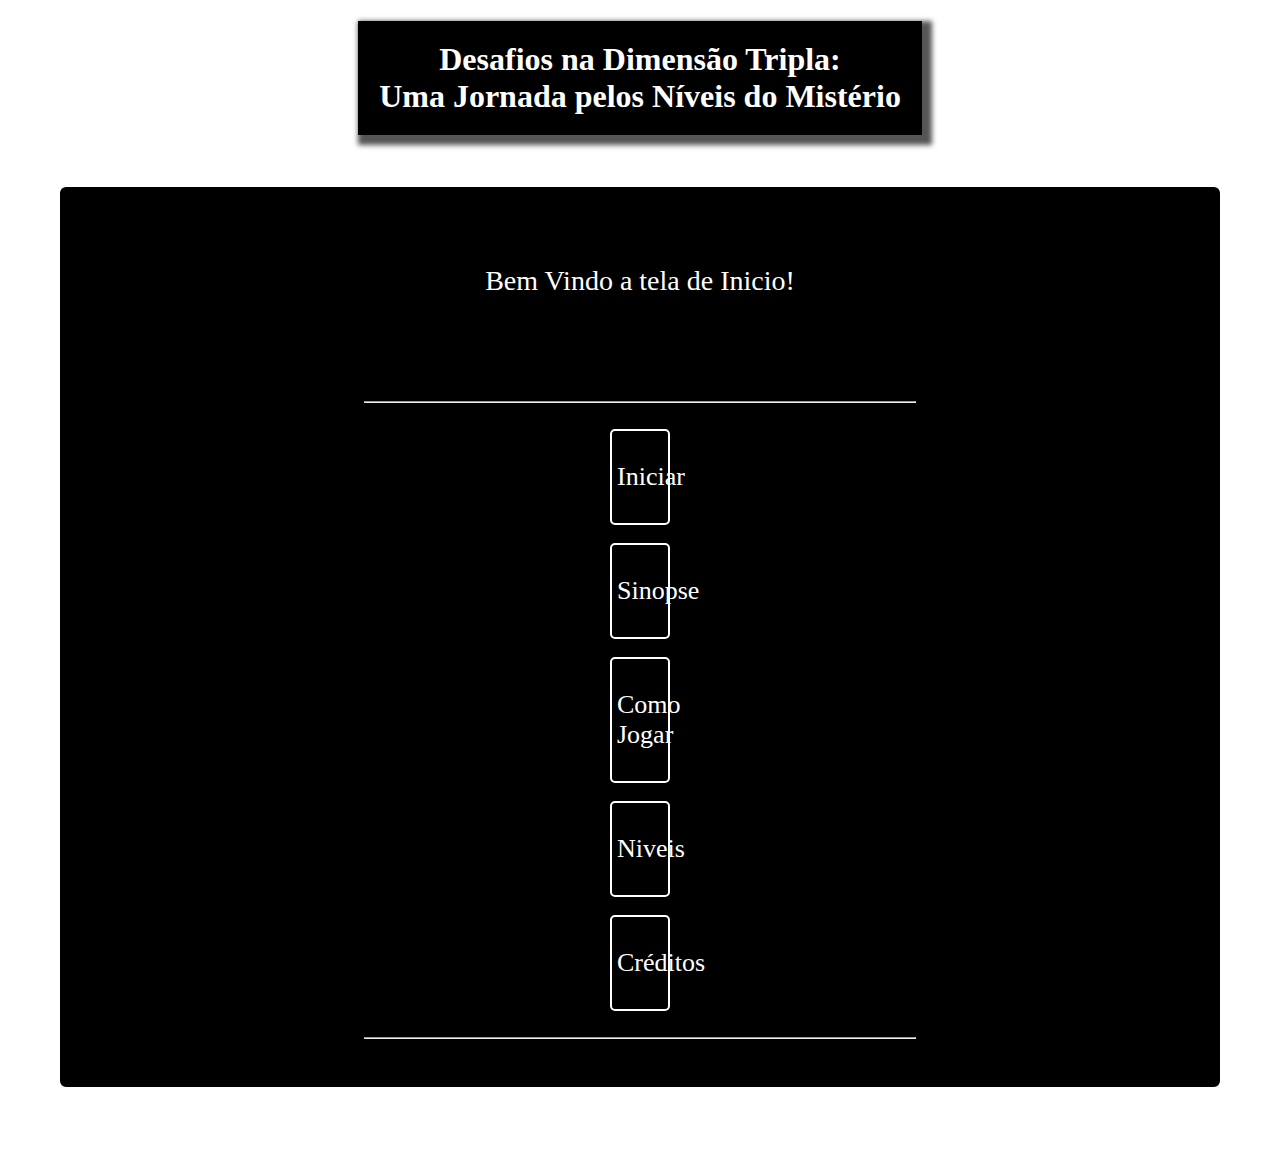
<file: index.html>
<!DOCTYPE html>
<html lang="pt-br">
<head>
    <meta charset="UTF-8">
    <meta http-equiv="X-UA-Compatible" content="IE=edge">
    <meta name="viewport" content="width=device-width, initial-scale=1.0">
    <link rel="shortcut icon" type="imagex/png" href="img/icon.png">
    <link rel="stylesheet" type="text/css" href="estilo/estilo.css">
    <title>INICIO</title>
</head>
<body>
    <h1>Desafios na Dimensão Tripla:<br>Uma Jornada pelos Níveis do Mistério</h1>
    <div class="container">
        <p class="textboasvindas">Bem Vindo a tela de Inicio!</p>
        <div class="botoesinicio">
            <br>
            <hr style="width: 550px;">
            <br>
            <a href="sala1.html">
            <div class="inicio">
                <p>Iniciar</p>
            </div>
            </a>
            <br>
            <a href="sinopse.html">
            <div class="inicio">
                <p>Sinopse</p>
            </div>
            </a>
            <br>
            <a href="comojogar.html">
                <div class="inicio">
                    <p>Como Jogar</p>
                </div>
            </a>
            <br>
            <a href="niveis.html">
            <div class="inicio">
                <p>Niveis</p>
            </div>
            </a>
            <br>
            <a href="creditos.html">
            <div class="inicio">
                <p>Créditos</p>
            </div>
            </a>
            <br>
            <hr style="width: 550px;">
            <br>
        </div>
        <br>
    </div>
    <br>
</body>
</html>
</file>
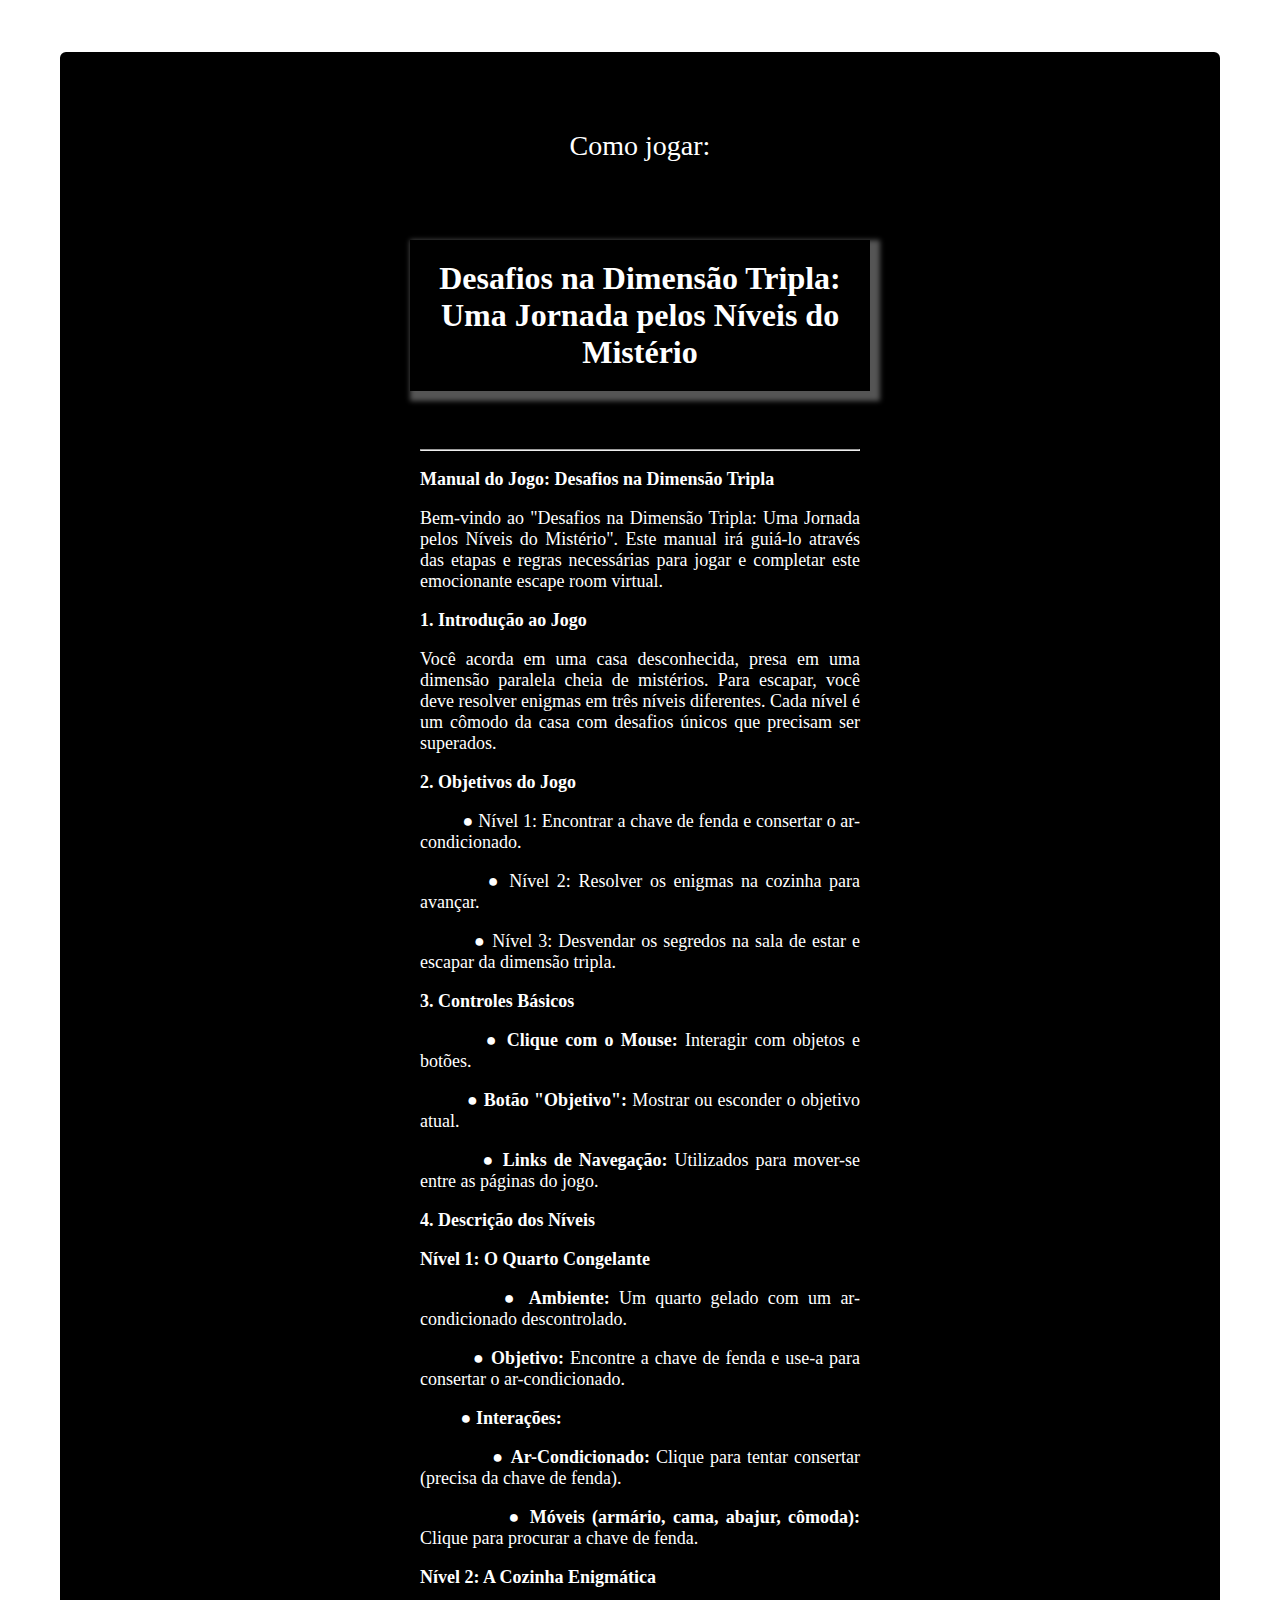
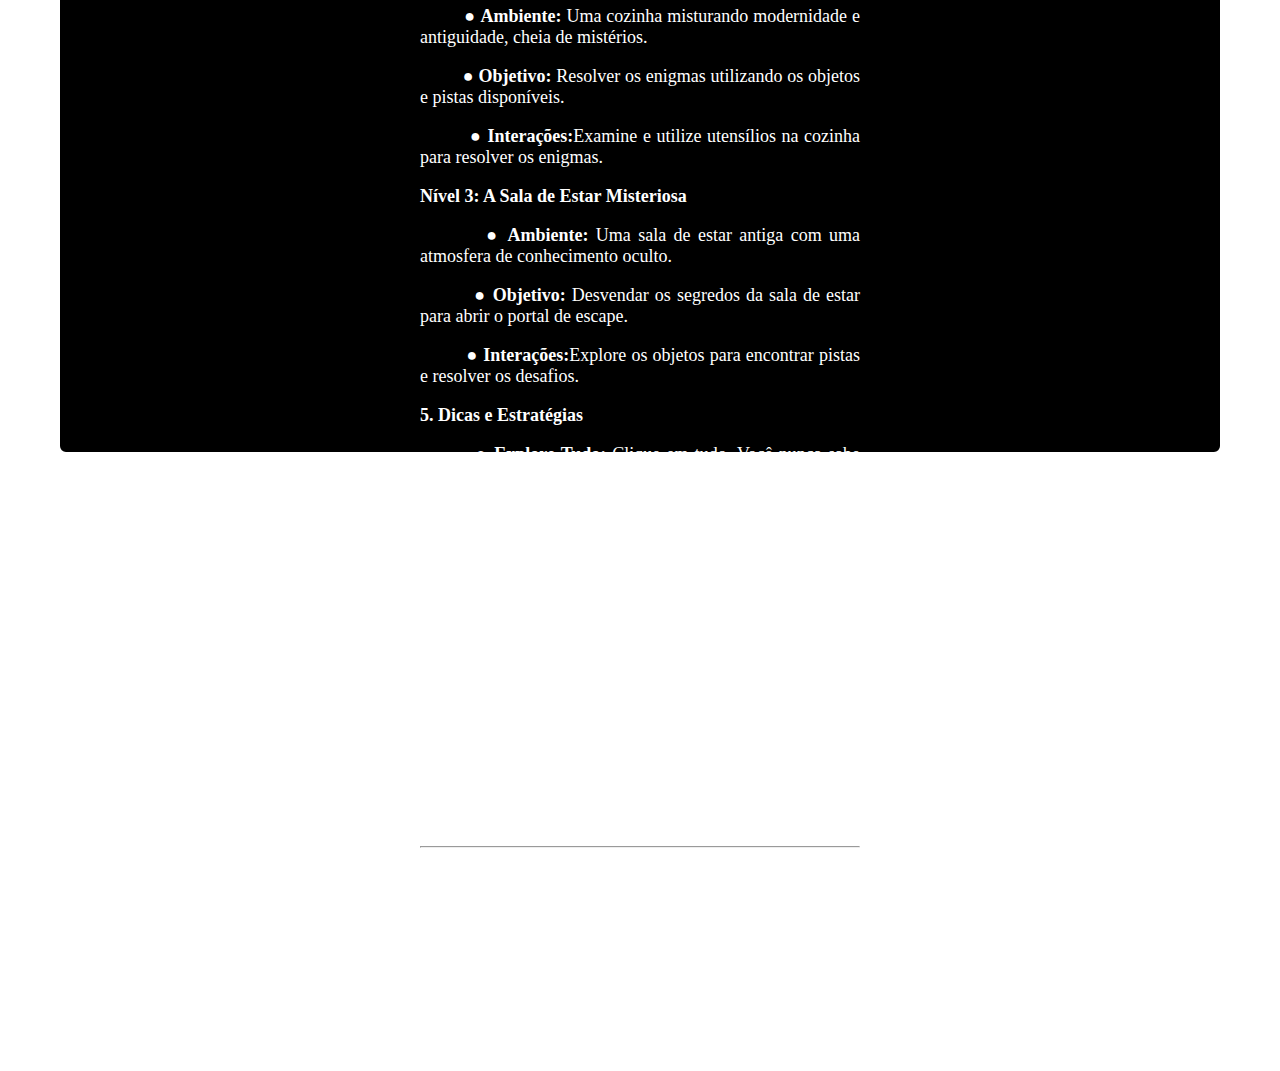
<file: comojogar.html>
<!DOCTYPE html>
<html lang="pt-br">

<head>
    <meta charset="UTF-8">
    <meta http-equiv="X-UA-Compatible" content="IE=edge">
    <meta name="viewport" content="width=device-width, initial-scale=1.0">
    <link rel="stylesheet" type="text/css" href="estilo/estilo.css">
    <title>COMO JOGAR</title>
</head>

<body>
    <div class="container-manual">
        <p class="textboasvindas">Como jogar:</p>
        <h1>Desafios na Dimensão Tripla: Uma Jornada pelos Níveis do Mistério</h1>
        <br>
        <div class="textmanual">
            <hr>
            <p><b>Manual do Jogo: Desafios na Dimensão Tripla</b></p>
            <p>Bem-vindo ao "Desafios na Dimensão Tripla: Uma Jornada pelos Níveis do Mistério". Este manual irá guiá-lo através das etapas e regras necessárias para jogar e completar este emocionante escape room virtual.</p>

            <p><b>1. Introdução ao Jogo</b></p>
            <p>Você acorda em uma casa desconhecida, presa em uma dimensão paralela cheia de mistérios. Para escapar, você deve resolver enigmas em três níveis diferentes. Cada nível é um cômodo da casa com desafios únicos que precisam ser superados.</p>

            <p><b>2. Objetivos do Jogo</b></p>
            <p>&nbsp;&nbsp;&nbsp;&nbsp;&nbsp;&nbsp;&nbsp;&nbsp;&nbsp;● Nível 1: Encontrar a chave de fenda e consertar o ar-condicionado.</p>
            <p>&nbsp;&nbsp;&nbsp;&nbsp;&nbsp;&nbsp;&nbsp;&nbsp;&nbsp;● Nível 2: Resolver os enigmas na cozinha para avançar.</p>
            <p>&nbsp;&nbsp;&nbsp;&nbsp;&nbsp;&nbsp;&nbsp;&nbsp;&nbsp;● Nível 3: Desvendar os segredos na sala de estar e escapar da dimensão tripla.</p>

            <p><b>3. Controles Básicos</b></p>
            <p>&nbsp;&nbsp;&nbsp;&nbsp;&nbsp;&nbsp;&nbsp;&nbsp;&nbsp;● <b>Clique com o Mouse:</b> Interagir com objetos e botões.</p>
            <p>&nbsp;&nbsp;&nbsp;&nbsp;&nbsp;&nbsp;&nbsp;&nbsp;&nbsp;● <b>Botão "Objetivo":</b> Mostrar ou esconder o objetivo atual.</p>
            <p>&nbsp;&nbsp;&nbsp;&nbsp;&nbsp;&nbsp;&nbsp;&nbsp;&nbsp;● <b>Links de Navegação:</b> Utilizados para mover-se entre as páginas do jogo.</p>

            <p><b>4. Descrição dos Níveis</b></p>

            <p><b>Nível 1: O Quarto Congelante</b></p>
            <p>&nbsp;&nbsp;&nbsp;&nbsp;&nbsp;&nbsp;&nbsp;&nbsp;&nbsp;● <b>Ambiente:</b> Um quarto gelado com um ar-condicionado descontrolado.</p>
            <p>&nbsp;&nbsp;&nbsp;&nbsp;&nbsp;&nbsp;&nbsp;&nbsp;&nbsp;● <b>Objetivo:</b> Encontre a chave de fenda e use-a para consertar o ar-condicionado.</p>
            <p>&nbsp;&nbsp;&nbsp;&nbsp;&nbsp;&nbsp;&nbsp;&nbsp;&nbsp;● <b>Interações:</b></p>
            <p>&nbsp;&nbsp;&nbsp;&nbsp;&nbsp;&nbsp;&nbsp;&nbsp;&nbsp;&nbsp;&nbsp;&nbsp;● <b>Ar-Condicionado:</b> Clique para tentar consertar (precisa da chave de fenda).</p>
            <p>&nbsp;&nbsp;&nbsp;&nbsp;&nbsp;&nbsp;&nbsp;&nbsp;&nbsp;&nbsp;&nbsp;&nbsp;● <b>Móveis (armário, cama, abajur, cômoda):</b> Clique para procurar a chave de fenda.</p>

            <p><b>Nível 2: A Cozinha Enigmática</b></p>
            <p>&nbsp;&nbsp;&nbsp;&nbsp;&nbsp;&nbsp;&nbsp;&nbsp;&nbsp;● <b>Ambiente:</b> Uma cozinha misturando modernidade e antiguidade, cheia de mistérios.</p>
            <p>&nbsp;&nbsp;&nbsp;&nbsp;&nbsp;&nbsp;&nbsp;&nbsp;&nbsp;● <b>Objetivo:</b> Resolver os enigmas utilizando os objetos e pistas disponíveis.</p>
            <p>&nbsp;&nbsp;&nbsp;&nbsp;&nbsp;&nbsp;&nbsp;&nbsp;&nbsp;● <b>Interações:</b>Examine e utilize utensílios na cozinha para resolver os enigmas.</p>

            <p><b>Nível 3: A Sala de Estar Misteriosa</b></p> <p>&nbsp;&nbsp;&nbsp;&nbsp;&nbsp;&nbsp;&nbsp;&nbsp;&nbsp;● <b>Ambiente:</b>  Uma sala de estar antiga com uma atmosfera de conhecimento oculto.</p> <p>&nbsp;&nbsp;&nbsp;&nbsp;&nbsp;&nbsp;&nbsp;&nbsp;&nbsp;● <b>Objetivo:</b> Desvendar os segredos da sala de estar para abrir o portal de escape.</p> <p>&nbsp;&nbsp;&nbsp;&nbsp;&nbsp;&nbsp;&nbsp;&nbsp;&nbsp;● <b>Interações:</b>Explore os objetos para encontrar pistas e resolver os desafios.</p>

            <p><b>5. Dicas e Estratégias</b></p>
            <p>&nbsp;&nbsp;&nbsp;&nbsp;&nbsp;&nbsp;&nbsp;&nbsp;&nbsp;● <b>Explore Tudo:</b> Clique em tudo. Você nunca sabe onde pode estar uma pista crucial.</p>
            <p>&nbsp;&nbsp;&nbsp;&nbsp;&nbsp;&nbsp;&nbsp;&nbsp;&nbsp;● <b>Leia as Dicas:</b> Preste atenção às mensagens e dicas fornecidas ao clicar nos objetos.</p>
            <p>&nbsp;&nbsp;&nbsp;&nbsp;&nbsp;&nbsp;&nbsp;&nbsp;&nbsp;● <b>Administre o Tempo:</b> Terá um tempo limite. Resolva os enigmas de forma eficiente.</p>
            <p>&nbsp;&nbsp;&nbsp;&nbsp;&nbsp;&nbsp;&nbsp;&nbsp;&nbsp;● <b>Tente Novamente:</b> A persistência é a chave para resolver os mistérios.</p>

            <p><b>6. Conclusão</b></p>
            <p>Após completar os três níveis, você abrirá o portal que permitirá o retorno ao mundo real. Cada desafio superado é um passo mais próximo da liberdade. Prepare-se para usar seu raciocínio lógico e habilidades de resolução de problemas nesta emocionante jornada.</p>

            <hr>
            <p><b>Boa sorte, jogador! Que sua mente afiada e persistência o guiem para fora da dimensão tripla e de volta ao mundo real.</b></p>


        </div>
        <div class="botoesinicio">
            <br>
            <a href="index.html">
                <div class="inicio">
                    <p>Voltar</p>
                </div>
            </a>
        </div>
    </div>
</body>

</html>
</file>
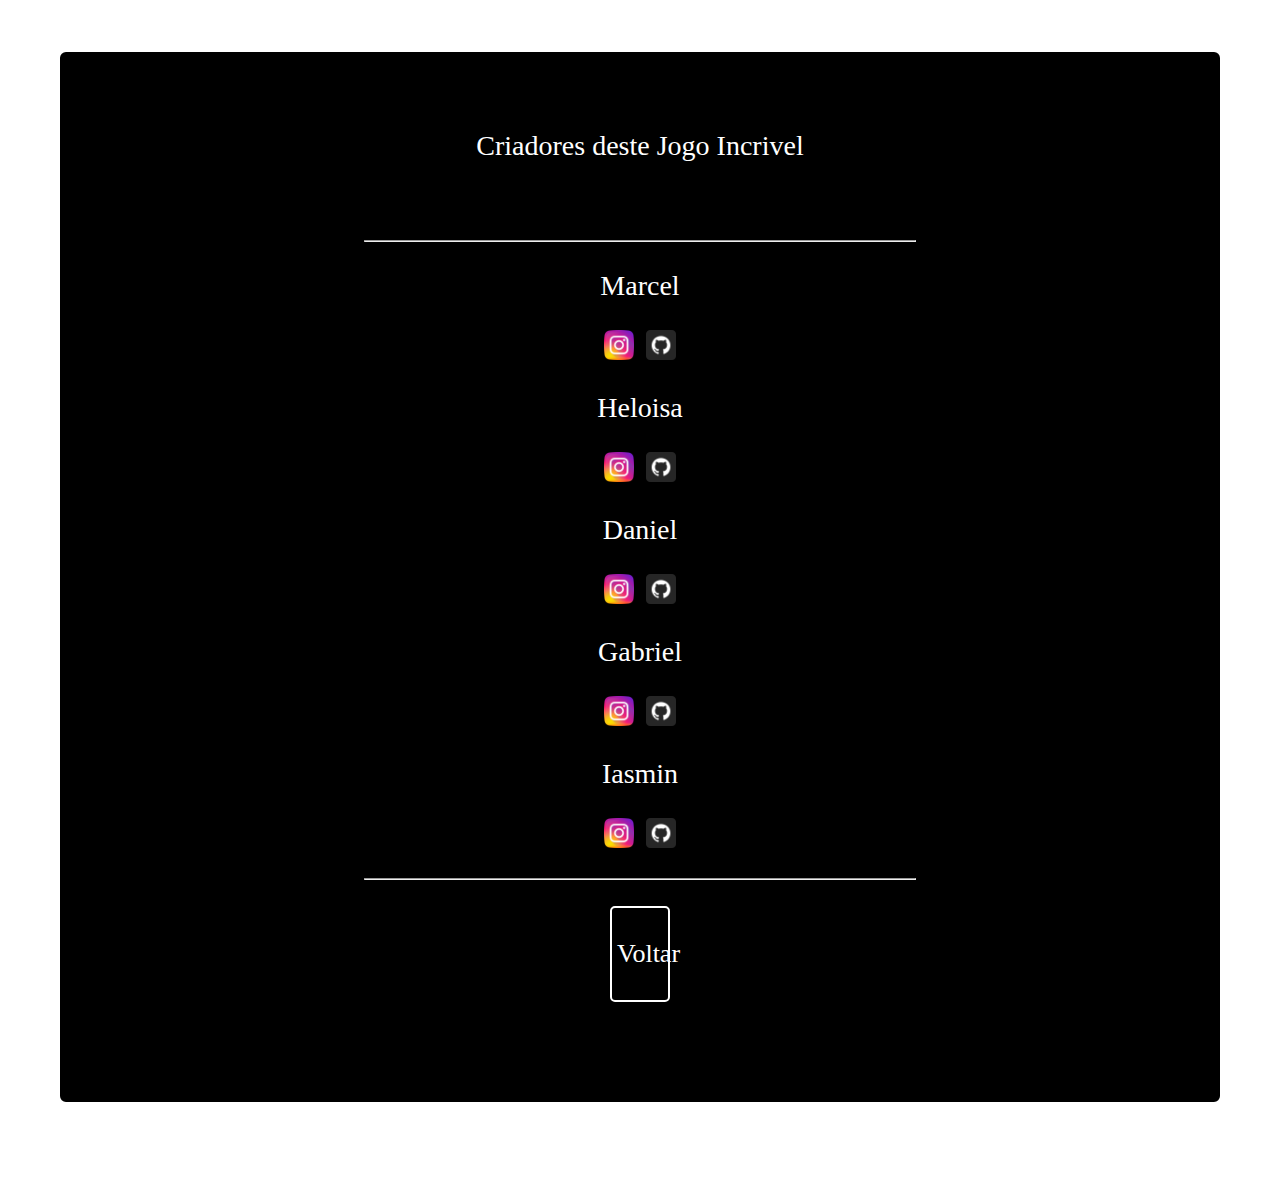
<file: creditos.html>
<!DOCTYPE html>
<html lang="pt-br">

<head>
    <meta charset="UTF-8">
    <meta http-equiv="X-UA-Compatible" content="IE=edge">
    <meta name="viewport" content="width=device-width, initial-scale=1.0">
    <link rel="shortcut icon" type="imagex/png" href="img/icon.png">
    <link rel="stylesheet" type="text/css" href="estilo/estilo.css">
    <title>CRÉDITOS</title>
</head>

<body>
    <div class="container" style=" height: 1050px;">
        <p class="textboasvindas">Criadores deste Jogo Incrivel</p>
        <div style="text-align: center; align-items: center;">
            <hr style="width: 550px;">
            <p style="font-size: 28px; font-family: cursive;">Marcel</p>
            <a href="https://www.instagram.com/marcelf_martins/" target="_blank">
                <img src="img/instagram.png" alt="instagram" class="imgcredito">
            </a>
            &nbsp;
            <a href="https://github.com/MarcelFMartins" target="_blank">
                <img src="img/github.png" alt="github" class="imgcredito">
            </a>
            <p style="font-size: 28px; font-family: cursive;">Heloisa</p>
            <a href="https://www.instagram.com/helotessari/" target="_blank">
                <img src="img/instagram.png" alt="instagram" class="imgcredito">
            </a>
            &nbsp;
            <a href="https://github.com/helotessari" target="_blank">
                <img src="img/github.png" alt="github" class="imgcredito">
            </a>
            <p style="font-size: 28px; font-family: cursive;">Daniel</p>
            <a href="https://www.instagram.com/danielzin.j/" target="_blank">
                <img src="img/instagram.png" alt="instagram" class="imgcredito">
            </a>
            &nbsp;
            <a href="https://github.com/danielzin-j" target="_blank">
                <img src="img/github.png" alt="github" class="imgcredito">
            </a>
            <p style="font-size: 28px; font-family: cursive;">Gabriel</p>
            <a href="https://www.instagram.com/_dreweck/" target="_blank">
                <img src="img/instagram.png" alt="instagram" class="imgcredito">
            </a>
            &nbsp;
            <a href="https://github.com/Dreweck" target="_blank">
                <img src="img/github.png" alt="github" class="imgcredito">
            </a>
            <p style="font-size: 28px; font-family: cursive;">Iasmin</p>
            <a href="https://www.instagram.com/iasmin.jack/" target="_blank">
            <img src="img/instagram.png" alt="instagram" class="imgcredito">
            </a>
            &nbsp;
            <a href="https://github.com/iasminjackd" target="_blank">
                <img src="img/github.png" alt="github" class="imgcredito">
            </a>
        </div>
        <br>
        <hr style="width: 550px;">
        <br>
        <a href="index.html">
            <div class="inicio">
                <p>Voltar</p>
            </div>
        </a>
        <br>
    </div>
    <br>
</body>
</html>
</file>
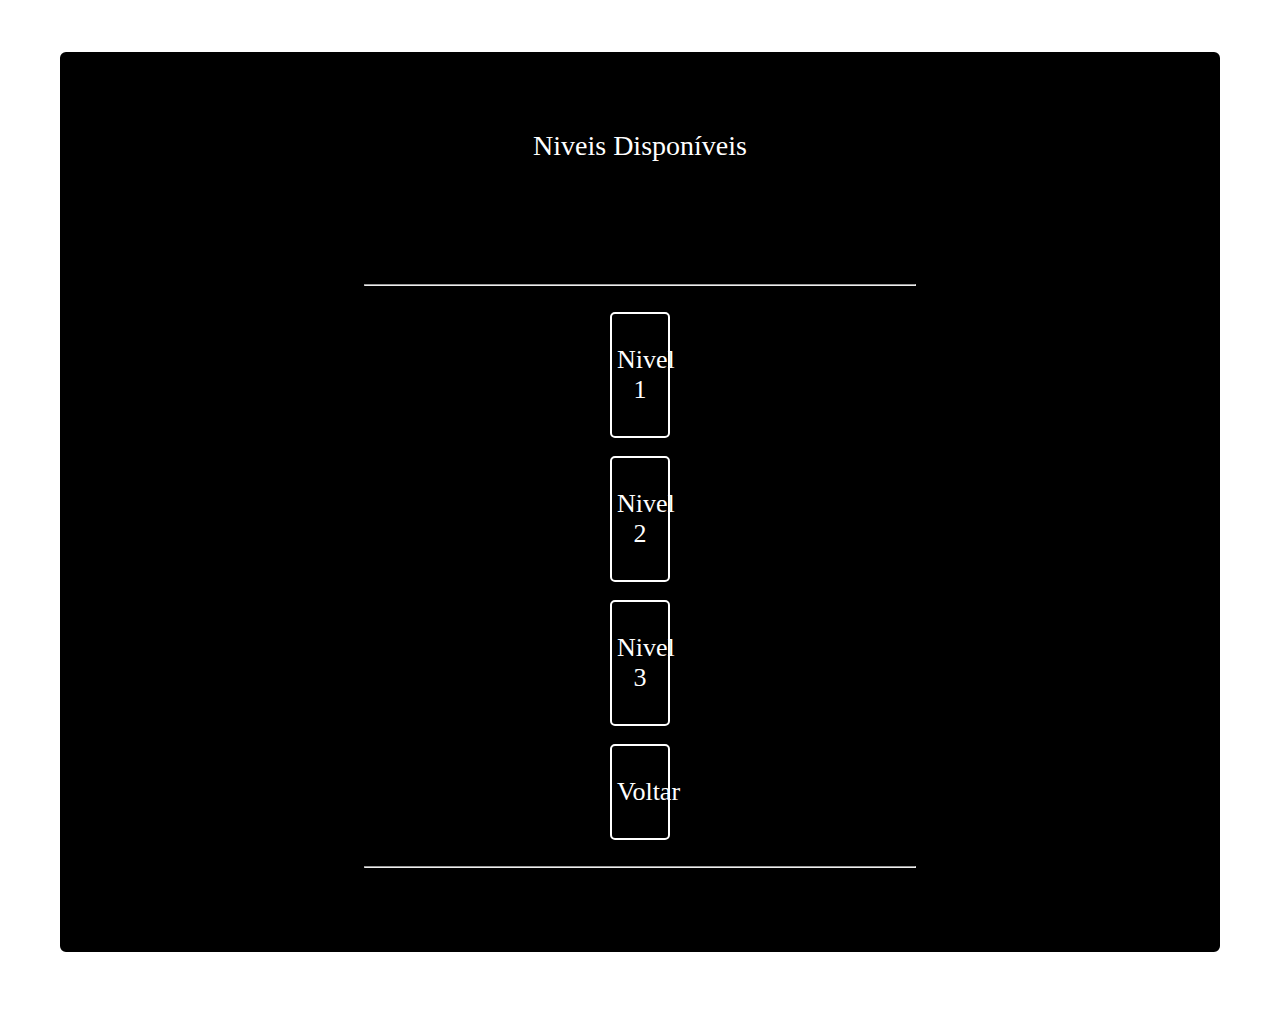
<file: niveis.html>
<!DOCTYPE html>
<html lang="pt-br">
<head>
    <meta charset="UTF-8">
    <meta http-equiv="X-UA-Compatible" content="IE=edge">
    <meta name="viewport" content="width=device-width, initial-scale=1.0">
    <link rel="stylesheet" type="text/css" href="estilo/estilo.css">
    <title>NIVEIS</title>
</head>
<body>
    <div class="container">
        <p class="textboasvindas">Niveis Disponíveis</p>
        <br>
        <div class="botoesinicio">
            <br>
            <hr style="width: 550px;">
            <br>
            <a href="sala1.html">
            <div class="inicio">
                <p>Nivel 1</p>
            </div>
            </a>
            <br>
            <a href="sala2.html">
            <div class="inicio">
                <p>Nivel 2</p>
            </div>
            </a>
            <br>
            <a href="sala3.html">
            <div class="inicio">
                <p>Nivel 3</p>
            </div>
            </a>
            <br>
            <a href="index.html">
            <div class="inicio">
                <p>Voltar</p>
            </div>
            </a>
            <br>
            <hr style="width: 550px;">
            <br>
        </div>
        <br>
    </div>
    <br>
</body>
</html>
</file>
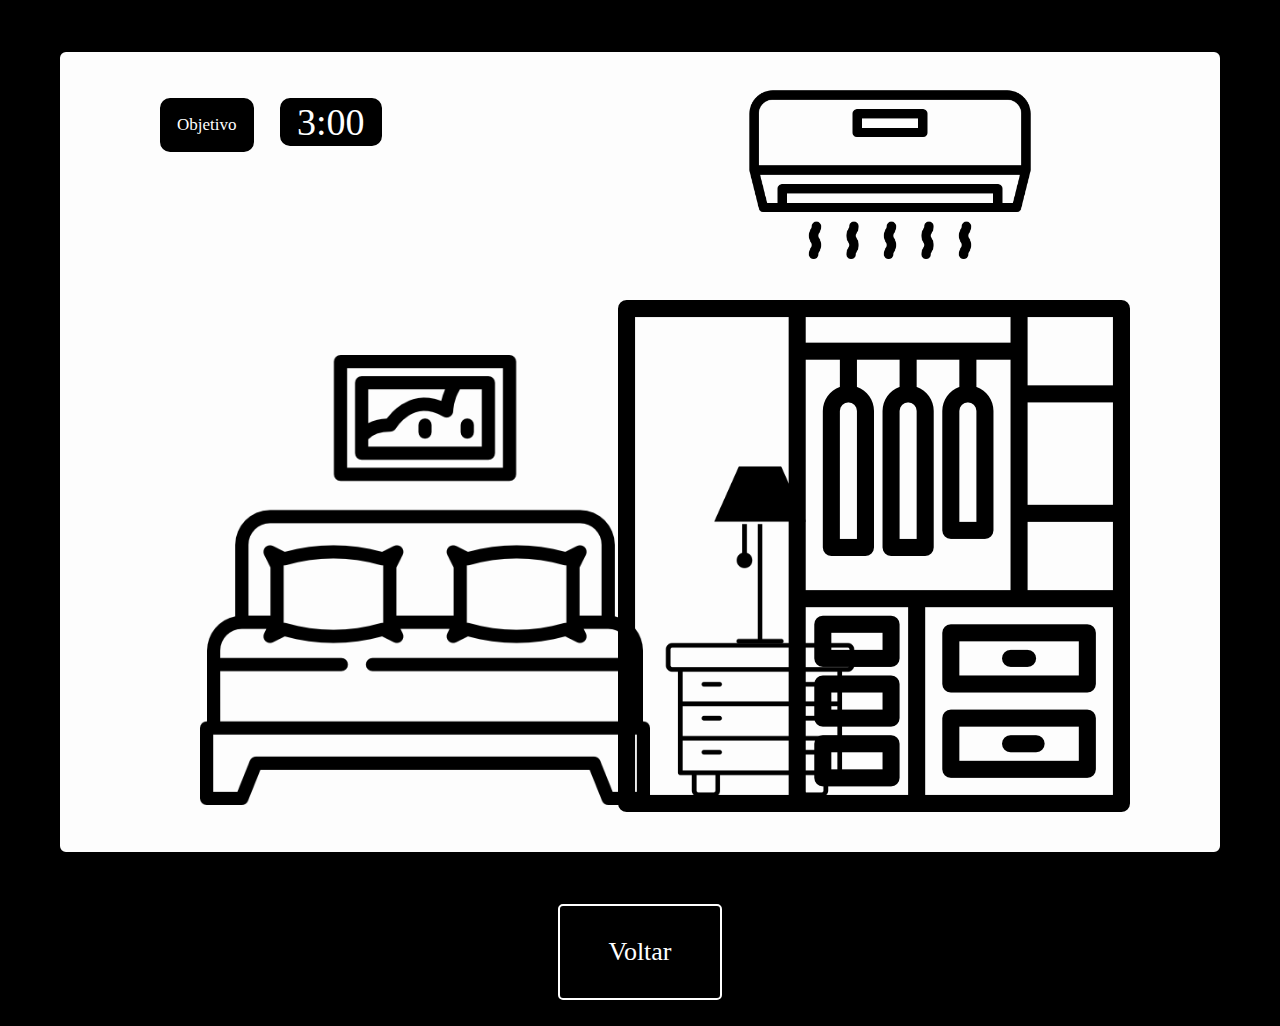
<file: sala1.html>
<!DOCTYPE html>
<html lang="pt-br">
<head>
    <meta charset="UTF-8">
    <meta http-equiv="X-UA-Compatible" content="IE=edge">
    <meta name="viewport" content="width=device-width, initial-scale=1.0">
    <link rel="shortcut icon" type="imagex/png" href="img/icon.png">
    <link rel="stylesheet" href="estilo/estilo.css" type="text/css">
    <style>
        body {
            background-color: black;
        }
    </style>
    <title>PUZZLE 01</title>
</head>
<body>
    <div id="containerfase1">
        <p id="timer"></p> 
        <button class="butaoObjetivo" onclick="mostrarObjetivo()">Objetivo</button>
        <div id="divObjetivo" style="display: none;">
            <h2>Objetivo:<br>Ache a chave de Fenda<br>e<br>Conserte o Ar-Condicionado</h2>
        </div>
        <div class="arcondicionado">
            <div class="object">
                <img src="img/puzzle 1/ar-condicionado.png" class="arcondicionado" onclick="PrecisaDaChave()">
                <div class="ar" id="arcondicionadoHint">
                    <p>Para consertar o ar-condicionado, você precisa encontrar a chave de fenda!</p>
                </div>
            </div>
        </div>
        <div>
            <img src="img/puzzle 1/armario-de-roupa.png" class="armario" onclick="NaoAchou()">
        </div>
        <div>
            <img src="img/puzzle 1/cama-de-casal.png" class="cama" onclick="NaoAchou()">
        </div>
        <div>
            <img src="img/puzzle 1/luminaria-abajur.png" class="abajur" onclick="NaoAchou()">
        </div>
        <div>
            <img src="img/puzzle 1/comoda.png" class="comoda" onclick="ChavedeFenda()">
        </div>
    </div>
    <a href="index.html">
        <div class="inicio">
            <p>Voltar</p>
        </div>
    </a>
    <br>
    <script src="js/script01.js"></script>
    <script src="js/timer.js"></script>
</body>
</html>
</file>
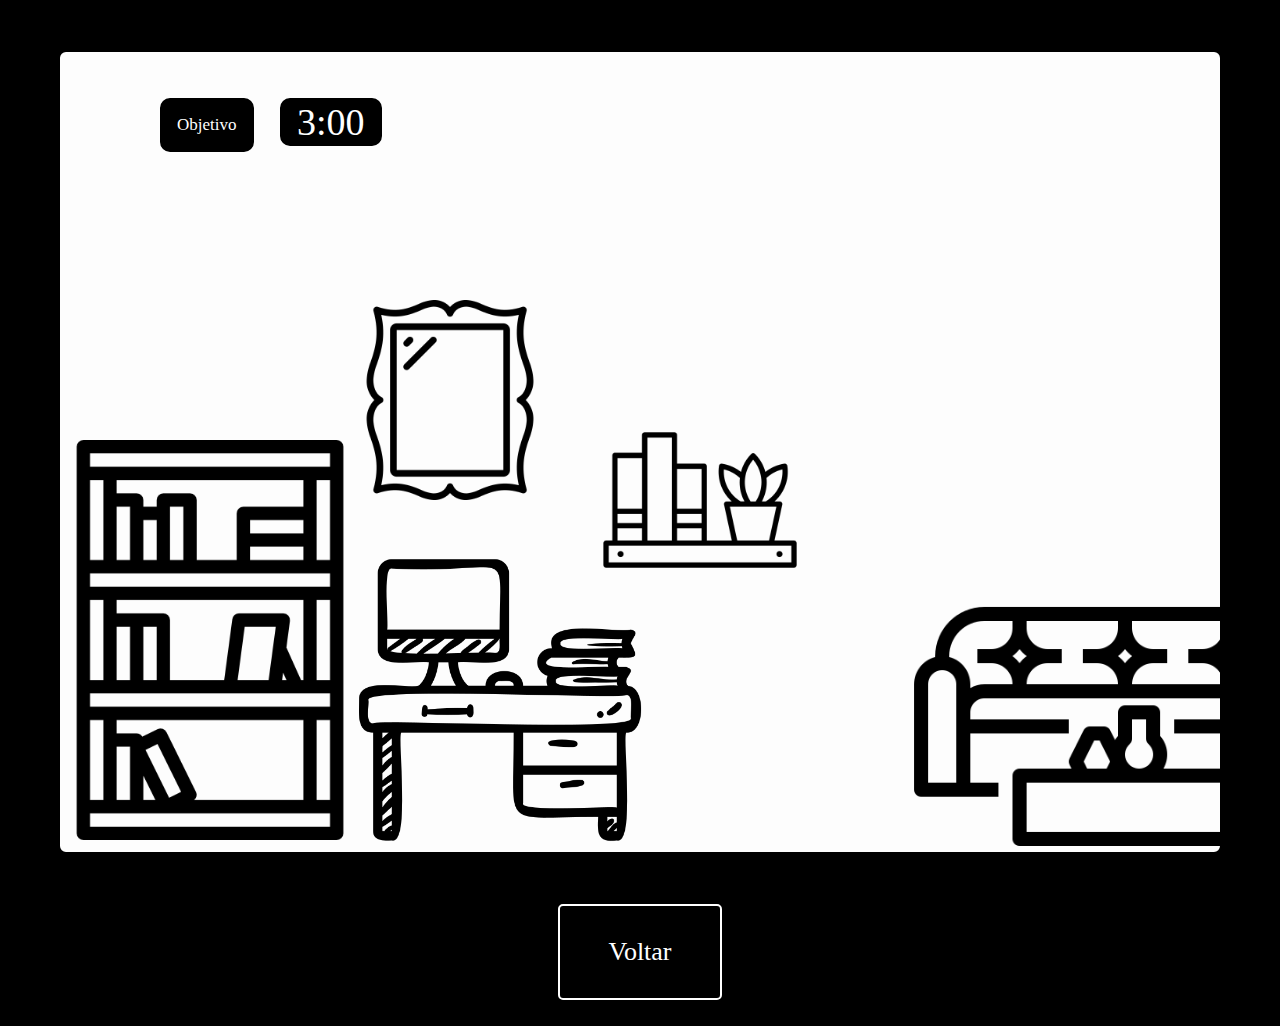
<file: sala3.html>
<!DOCTYPE html>
<html lang="pt-br">

<head>
    <meta charset="UTF-8">
    <meta http-equiv="X-UA-Compatible" content="IE=edge">
    <meta name="viewport" content="width=device-width, initial-scale=1.0">
    <link rel="shortcut icon" type="imagex/png" href="img/icon.png">
    <link rel="stylesheet" href="estilo/estilo.css" type="text/css">
    <style>
        body {
            background-color: black;
        }
    </style>
    <title>PUZZLE 03</title>
</head>

<body>
    <div id="containerfase3">
        <p id="timer"></p>
        <button class="butaoObjetivo" onclick="mostrarObjetivo()">Objetivo</button>
        <div id="divObjetivo" style="display: none;">
            <h2>Objetivo:<br>Descubra a Senha no PC</h2>
        </div>
        <div>
            <img src="img/puzzle 3/estante-de-livros (1).png" class="estante1" onclick="AquiNaoTemNada()">
        </div>
        <div>
            <img src="img/puzzle 3/estante-de-livros.png" class="estante2" onclick="AquiNaoTemNada()">
        </div>
        <div>
            <img src="img/puzzle 3/local-de-trabalho.png" class="pc" onclick="mostrarJogo()">
            <div id="jogosenha" style="display: none;">
                <div id="jogo-senhas ">
                    <script>
                        var timerDisplay = document.getElementById('timer');
                        var messageBox = document.getElementById('message-box');
                        var timeLeft = 120

                        function formatTime(seconds) {
                            var minutes = Math.floor(seconds / 60);
                            var remainingSeconds = seconds % 60;
                            return minutes.toString().padStart(2, '0') + ':' + remainingSeconds.toString().padStart(2, '0');
                        }

                        function updateTimer() {
                            timeLeft--;
                            if (timeLeft >= 0) {
                                timerDisplay.textContent = formatTime(timeLeft);
                            } else {
                                clearInterval(timerInterval);
                                messageBox.style.display = 'block';
                            }
                        }

                        var timerInterval = setInterval(updateTimer, 1000);
                    </script>

                    <div id="game-box">
                        <p id="message">Digite a senha secreta:</p>
                        <div id="input-box">
                            <input type="text" id="password-input" placeholder="Senha">
                        </div>
                        <button id="submit-button">Enviar</button>
                        <p id="feedback"></p>
                        <div id="hints-container">
                            <p style="margin-bottom: 10px;" class="hint" id="hint1"></p>
                            <p style="margin-bottom: 10px;" class="hint" id="hint2"></p>
                            <p style="margin-bottom: 10px;" class="hint" id="hint3"></p>
                            <p style="margin-bottom: 10px;" class="hint" id="hint4"></p>
                        </div>

                        <script>
                            const senhaSECRETA = "1234";
                            const tentativasMax = 5;
                            const dicas = [
                                "Dica 1: A senha tem 4 dígitos.",
                                "Dica 2: A senha começa com '1'.",
                                "Dica 3: O segundo dígito é '2'.",
                                "Dica 4: A senha termina com '4'."
                            ];

                            let tentativas = 0;
                            const messageElement = document.getElementById('message');
                            const feedbackElement = document.getElementById('feedback');
                            const submitButton = document.getElementById('submit-button');
                            const passwordInput = document.getElementById('password-input');
                            const hints = document.querySelectorAll('.hint');

                            // Mostrar a primeira dica no início
                            hints[0].textContent = dicas[0];

                            submitButton.addEventListener('click', checkPassword);

                            function checkPassword() {
                                const senhaDIGITADA = passwordInput.value;

                                // Mostrar dicas baseadas no número de tentativas
                                if (tentativas === 1) {
                                    hints[1].textContent = dicas[1]; // Dica 2
                                } else if (tentativas === 2) {
                                    hints[2].textContent = dicas[2]; // Dica 3
                                } else if (tentativas === 3) {
                                    hints[3].textContent = dicas[3]; // Dica 4
                                }

                                if (senhaDIGITADA === senhaSECRETA) {
                                    messageElement.textContent = "Programa liberado.";
                                    feedbackElement.textContent = "";
                                    passwordInput.disabled = true;
                                    submitButton.disabled = true;
                                    sucesso.style.display = "block";
                                    jogosenha.style.display = "none";
                                    setTimeout(function () {
                                        window.location.replace('creditos.html');
                                    }, 5000);
                                    return;
                                } else {
                                    feedbackElement.textContent = "Senha incorreta. Tente novamente.";
                                    tentativas++;
                                }

                                if (tentativas === tentativasMax) {
                                    messageElement.textContent = "Você excedeu o número de tentativas. Programa bloqueado.";
                                    feedbackElement.textContent = "";
                                    passwordInput.disabled = true;
                                    submitButton.disabled = true;
                                    derrota.style.display = "block";
                                    jogosenha.style.display = "none";
                                    setTimeout(function () {
                                        window.location.replace('creditos.html');
                                    }, 5000);
                                }

                                passwordInput.value = "";
                                passwordInput.focus();
                            }
                        </script>

                    </div>
                </div>
            </div>
        </div>
        <div>
            <img src="img/puzzle 3/quadro.png" class="quadro-sala" onclick="AquiNaoTemNada()">
        </div>
        <div>
            <img src="img/puzzle 3/sala-de-estar.png" class="sala-de-estar" onclick="AquiNaoTemNada()">
        </div>
        <div>
            <img src="img/puzzle 3/janela-da-sala-de-estar-com-cortinas.png" class="janela" onclick="AquiNaoTemNada()">
        </div>
        <div>
            <img src="img/puzzle 3/mesa-da-sala-de-estar-com-um-pequeno-jarro.png" class="mesadesala"
                onclick="AquiNaoTemNada()">
        </div>
        <div id="sucesso" style="display: none;">
            <h2 id="telasucesso">
                Parabéns:<br>Você concluiu o Game!!
                <button id="botaosucesso" onclick="window.location.replace('index.html')">Ir para o Inicio</button>
            </h2>
        </div>
        <div id="derrota" style="display: none;">
            <h2 id="telasucesso">
                Derrota:<br>Você excedeu as tentativas de adivinhar a senha!!
                <button id="botaosucesso" onclick="window.location.replace('index.html')">Ir para o Inicio</button>
            </h2>
        </div>
    </div>
    <a href="sala2.html">
        <div class="inicio">
            <p>Voltar</p>
        </div>
    </a>
    <br>
    <script src="js/script03.js"></script>
    <script src="js/timer.js"></script>
</body>

</html>
</file>
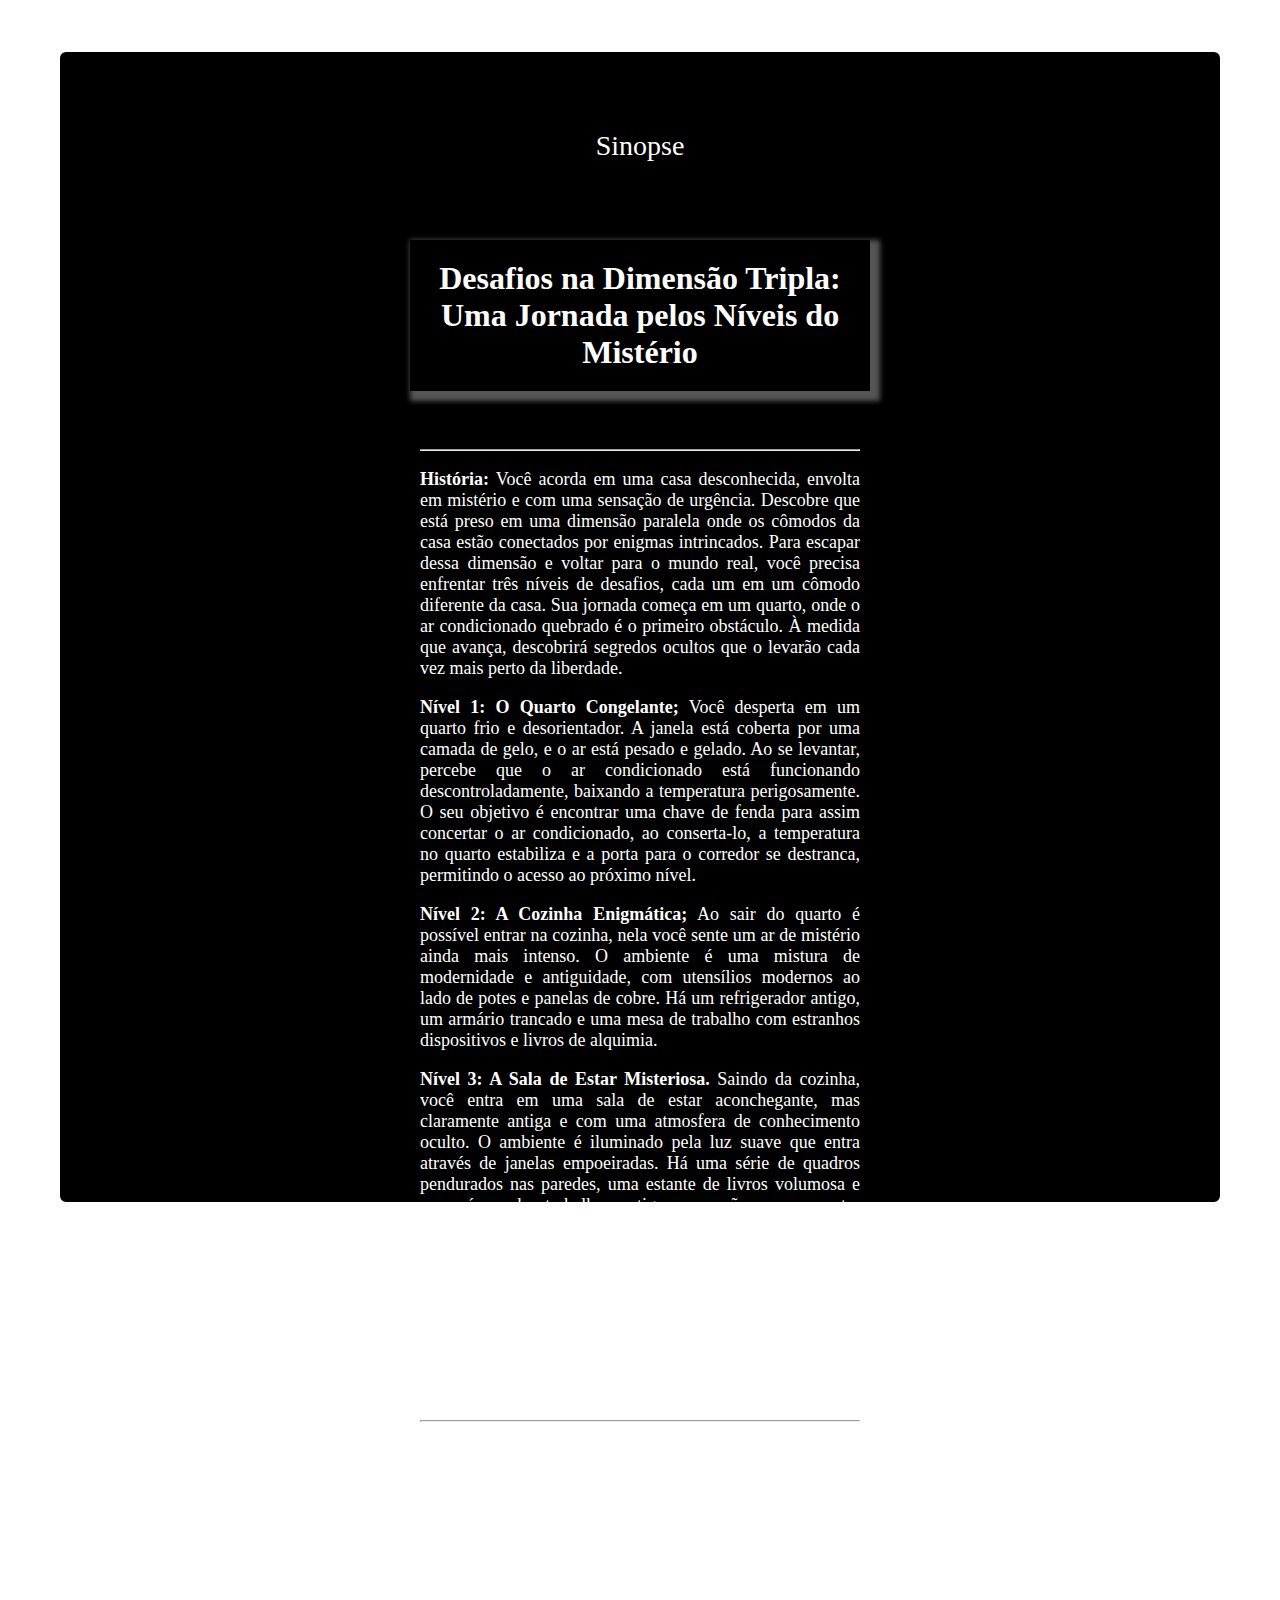
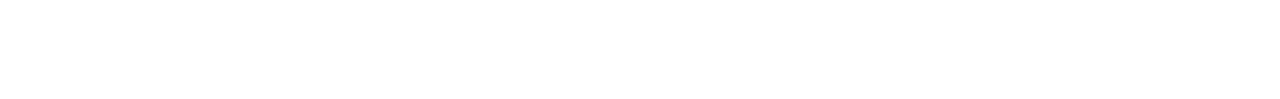
<file: sinopse.html>
<!DOCTYPE html>
<html lang="pt-br">
<head>
    <meta charset="UTF-8">
    <meta http-equiv="X-UA-Compatible" content="IE=edge">
    <meta name="viewport" content="width=device-width, initial-scale=1.0">
    <link rel="stylesheet" type="text/css" href="estilo/estilo.css">
    <title>SINOPSE</title>
</head>
<body>
    <div class="container-sinopse">
        <p class="textboasvindas">Sinopse</p>
        <h1>Desafios na Dimensão Tripla: Uma Jornada pelos Níveis do Mistério</h1>
        <br>
        <div class="textsinopse">
            <hr>
            <p><b>História:</b>
                Você acorda em uma casa desconhecida, envolta em mistério e com uma sensação de urgência. Descobre que está preso em uma dimensão paralela onde os cômodos da casa estão conectados por enigmas intrincados. Para escapar dessa dimensão e voltar para o mundo real, você precisa enfrentar três níveis de desafios, cada um em um cômodo diferente da casa. Sua jornada começa em um quarto, onde o ar condicionado quebrado é o primeiro obstáculo. À medida que avança, descobrirá segredos ocultos que o levarão cada vez mais perto da liberdade.
            </p>
            <p>
                <b>Nível 1: O Quarto Congelante;</b>
                Você desperta em um quarto frio e desorientador. A janela está coberta por uma camada de gelo, e o ar está pesado e gelado. Ao se levantar, percebe que o ar condicionado está funcionando descontroladamente, baixando a temperatura perigosamente. O seu objetivo é encontrar uma chave de fenda para assim concertar o ar condicionado, ao conserta-lo, a temperatura no quarto estabiliza e a porta para o corredor se destranca, permitindo o acesso ao próximo nível.
            </p>
            <p>
                <b>Nível 2: A Cozinha Enigmática;</b>
                Ao sair do quarto é possível entrar na cozinha, nela você sente um ar de mistério ainda mais intenso. O ambiente é uma mistura de modernidade e antiguidade, com utensílios modernos ao lado de potes e panelas de cobre. Há um refrigerador antigo, um armário trancado e uma mesa de trabalho com estranhos dispositivos e livros de alquimia. 
            </p>
            <p>
                <b>Nível 3: A Sala de Estar Misteriosa.</b>
                Saindo da cozinha, você entra em uma sala de estar aconchegante, mas claramente antiga e com uma atmosfera de conhecimento oculto. O ambiente é iluminado pela luz suave que entra através de janelas empoeiradas. Há uma série de quadros pendurados nas paredes, uma estante de livros volumosa e uma área de trabalho antiga que não parece estar funcionando corretamente. A sala exala uma aura de mistério. Você sabe que este é o último desafio antes de escapar da dimensão tripla.
            </p>
            <p>
                <b>Conclusão:</b>
                Após todos os três níveis cumpridos, o portal se abre, permitindo que você escape da dimensão tripla e volte ao mundo real. A sensação de urgência desaparece, e você percebe que resolveu todos os mistérios e desafios, garantindo sua liberdade.
            </p>
            <hr>
        </div>
        <div class="botoesinicio">
            <br>
            <a href="comojogar.html">
            <div class="inicio">
                <p>Como Jogar</p>
            </div>
            </a>
            <br>
            <a href="index.html">
                <div class="inicio">
                    <p>Voltar</p>
                </div>
            </a>
        </div>
    </div>
</body>
</html>
</file>
<file: estilo/estilo.css>
/* INICIO */

.container,
.container-sinopse,
.container-manual {
    background-color: #000000;
    margin-top: 50px;
    margin-bottom: 50px;
    margin-left: 50px;
    margin-right: 50px;
    color: white;
    height: 900px;
    border-radius: 8px;
    border: white 2px solid;    
}


.container-sinopse {
    height: 1150px;
}

.container-manual {
    height: 2000px;
}

.textmanual {
    text-align: justify;
    margin-left: 350px;
    margin-right: 350px;
    padding: 10px;
    font-size: 18px;
    font-family: times;
}

body {
    background-color: rgb(255, 255, 255);
    animation: fadeInAnimation ease 2s;
    animation-iteration-count: 1;
    animation-fill-mode: forwards;
    transition: background-color 0.6s ease;
}

.textboasvindas {
    padding: 50px; 
    text-align: center;
    font-size: 28px;
    font-family: cursive;
}
 
.inicio {
    text-align: center;
    font-size: 26px;
    font-family: impact;
    padding: 5px;
    border: solid white 2px;
    border-radius: 5px;
    margin-left: 550px;
    margin-right: 550px;
    transition: 0.6s;
}

.inicio:hover {
    background-color: white;
    color: black;
    margin-top: 0px;
    margin-bottom: 0px;
    margin-left: 450px;
    margin-right: 450px;

}

a {
    text-decoration: none;
    color: white;
}

a:hover {
    color: black;
}

h1 {
    padding: 20px;
    text-align: center;
    color: white;
    background-color: black;
    box-shadow: rgb(85, 85, 85) 5px 5px 5px 5px;
    margin-left: 350px;
    margin-right: 350px;
    font-family: cursive;
}

.textsinopse {
    text-align: justify;
    margin-left: 350px;
    margin-right: 350px;
    padding: 10px;
    font-size: 18px;
    font-family: times;
}

/* CREDITO */

.imgcredito {
    width: 30px;
}

/* TIMER */

#timer {
    color: white;
    font-size: 38px;
    font-family: cursive;
    border: 2px black solid;
    border-radius: 10px;
    padding-left: 15px;
    padding-right: 15px;
    position: absolute;
    top: 60px; 
    left: 280px;
    background-color: black;
}

/* RECURSOS */

.butaoObjetivo {
    color: white;
    background-color: black;
    text-align: center;
    position: absolute;
    top: 98px;
    font-family: cursive;
    border: 2px black solid;
    padding-left: 15px;
    padding-right: 15px;
    padding-bottom: 15px;
    padding-top: 15px;
    left: 160px;
    border-radius: 10px;
    transition: 0.6s;
    font-size: 17px;
}

.butaoObjetivo:hover {
    cursor: pointer;
    opacity: 1;
}

h2 {
    color: white;
    text-align: center;
    position: absolute;
    top: 150px;
    background-color: black;
    padding-left: 15px;
    padding-right: 15px;
    padding-bottom: 15px;
    padding-top: 15px;
    left: 120px;
    border-radius: 5px;
    border: black 4px solid;
}

/* FASE 01 */

#containerfase1 {
    background-color: #fdfdfd;
    margin-top: 50px;
    margin-bottom: 50px;
    margin-left: 50px;
    margin-right: 50px;
    color: white;
    height: 800px;
    border-radius: 8px;
    border: rgb(0, 0, 0) 2px solid;
    display: flex;
    justify-content: space-around;
    align-items: center;   
}

.arcondicionado,
.armario,
.cama,
.abajur,
.comoda {
    position: absolute;
}

.arcondicionado {
    top: 10px; 
    right: 120px;
    width: 300px;
}

.armario {
    bottom: 0;
    right: 150px;
    top: 300px;
}

.cama {
    width: 450px;
    top: 355px;
    bottom: 0;
    left: 200px;
}

.abajur {
    left: 660px;
    width: 200px;
    top: 455px;
}

.comoda {
    left: 660px;
    width: 200px;
    top: 620px;
}

.object {
    position: relative;
}
.ar {
    position: absolute;
    top: 50%;
    left: 50%;
    transform: translate(-50%, -50%);
    background-color: rgba(255, 255, 255, 0.8);
    padding: 10px;
    border-radius: 5px;
    display: none;
}

img {
    cursor: pointer;
}

/* FASE 02 */

#containerfase2 {
    background-color: #fdfdfd;
    margin-top: 50px;
    margin-bottom: 50px;
    margin-left: 50px;
    margin-right: 50px;
    color: white;
    height: 800px;
    border-radius: 8px;
    border: rgb(0, 0, 0) 2px solid;
    display: flex;
    justify-content: space-around;
    align-items: center;   
}

.cozinha-images {
    display: flex;
    justify-content: space-around;
    align-items: center;
    margin-top: 420px;
}
.cozinha-images img {
    width: 250px; 
    cursor: pointer; 
}

#geladeira-game {
    position: relative;
    width: 300px;
    height: 400px;
    background-image: url('img/puzzle 2/geladeira-quebrada.png');
    background-size: cover;
    margin-top: 20px;
    margin-bottom: 150px; 
    display: flex;
    justify-content: center;
    align-items: flex-end; 
}
.geladeira-piece {
    position: absolute;
    cursor: pointer;
}
#geladeira-peca1 {
    top: 50px;
    left: 20px;
    width: 80px;
}
#geladeira-peca2 {
    top: 60px;
    left: 120px;
    width: 80px;
}
#geladeira-peca3 {
    top: 220px;
    left: 220px;
    width: 80px;
}

/* FASE 03 */

#containerfase3 {
    background-color: #fdfdfd;
    margin-top: 50px;
    margin-bottom: 50px;
    margin-left: 50px;
    margin-right: 50px;
    color: white;
    height: 800px;
    border-radius: 8px;
    border: rgb(0, 0, 0) 2px solid;  
}

.estante1,
.estante2,
.pc,
.quadro-sala,
.sala-de-estar,
.janela,
.mesadesala {
    position: absolute;
    width: 300px;
}

.estante1 {
    top: 440px;
    width: 400px;
    left: 10px;
}

.pc {
    top: 550px;
    left: 350px;
}

.estante2 {
    top: 400px;
    left: 600px;
    width: 200px;
}

.quadro-sala {
    top: 300px;
    width: 200px;
    left: 350px;
}

.sala-de-estar {
    left: 900px;
    top: 410px;
    width: 450px;
}

.janela {
    top: 300px;
    left: 1400px;
    width: 400px;
}

.mesadesala {
    top: 600px;
    left: 1450px;
}

/* JOGO SENHAS */

#game-box {
    top: 150px;
    left: 700px;
    background: radial-gradient(circle, rgba(2, 0, 36, 1) 0%, rgba(4, 4, 85, 1) 28%, rgba(3, 3, 71, 1) 57%, rgba(7, 78, 152, 1) 100%, rgba(0, 212, 255, 1) 100%);
    padding: 30px;
    border: 2px solid #000000;
    border-radius: 10px;
    box-shadow: 5px 5px 10px 10px rgba(0, 0, 0, 0.877);
    text-align: center;
    width: 400px;
    position: relative;
}

#input-box {
    margin: 10px 0;
}

#hints-container {
    margin-top: 20px;
    text-align: left;
}

#message-box {
    position: fixed;
    top: 50%;
    left: 50%;
    transform: translate(-50%, -50%);
    background-color: rgba(255, 0, 0, 0.8);
    padding: 20px;
    border-radius: 10px;
    color: #000000;
    display: none;
}

#message-box {
    position: fixed;
    top: 50%;
    left: 50%;
    transform: translate(-50%, -50%);
    background-color: rgba(255, 0, 0, 0.8);
    padding: 20px;
    border-radius: 10px;
    color: #000000;
    display: none;
    z-index: 999;
}

#jogo-senhas {
    display: flex;
    justify-content: center;
    align-items: center;
    height: 100vh;
    margin: 0;
    font-family: Arial, sans-serif;
    background: rgb(2, 0, 36);
}

/* TELA DE SUCESSO */

#telasucesso {
    color: white;
    text-align: center;
    position: absolute;
    top: 200px;
    background-color: black;
    padding-left: 150px;
    padding-right: 150px;
    padding-bottom: 150px;
    padding-top: 150px;
    left: 680px;
    border-radius: 5px;
    border: black 4px solid;
}

#botaosucesso {
    display: flex;
    margin: auto;
    margin-top: 60px;
    background-color: white;
    border: rgb(14, 0, 207) 2px solid;
    padding: 15px;
    font-family: cursive;
    border-radius: 10px;
}

@keyframes fadeInAnimation {
    0% {
        opacity: 0.1;
    }
    100% {
        opacity: 1;
     }
}
</file>
